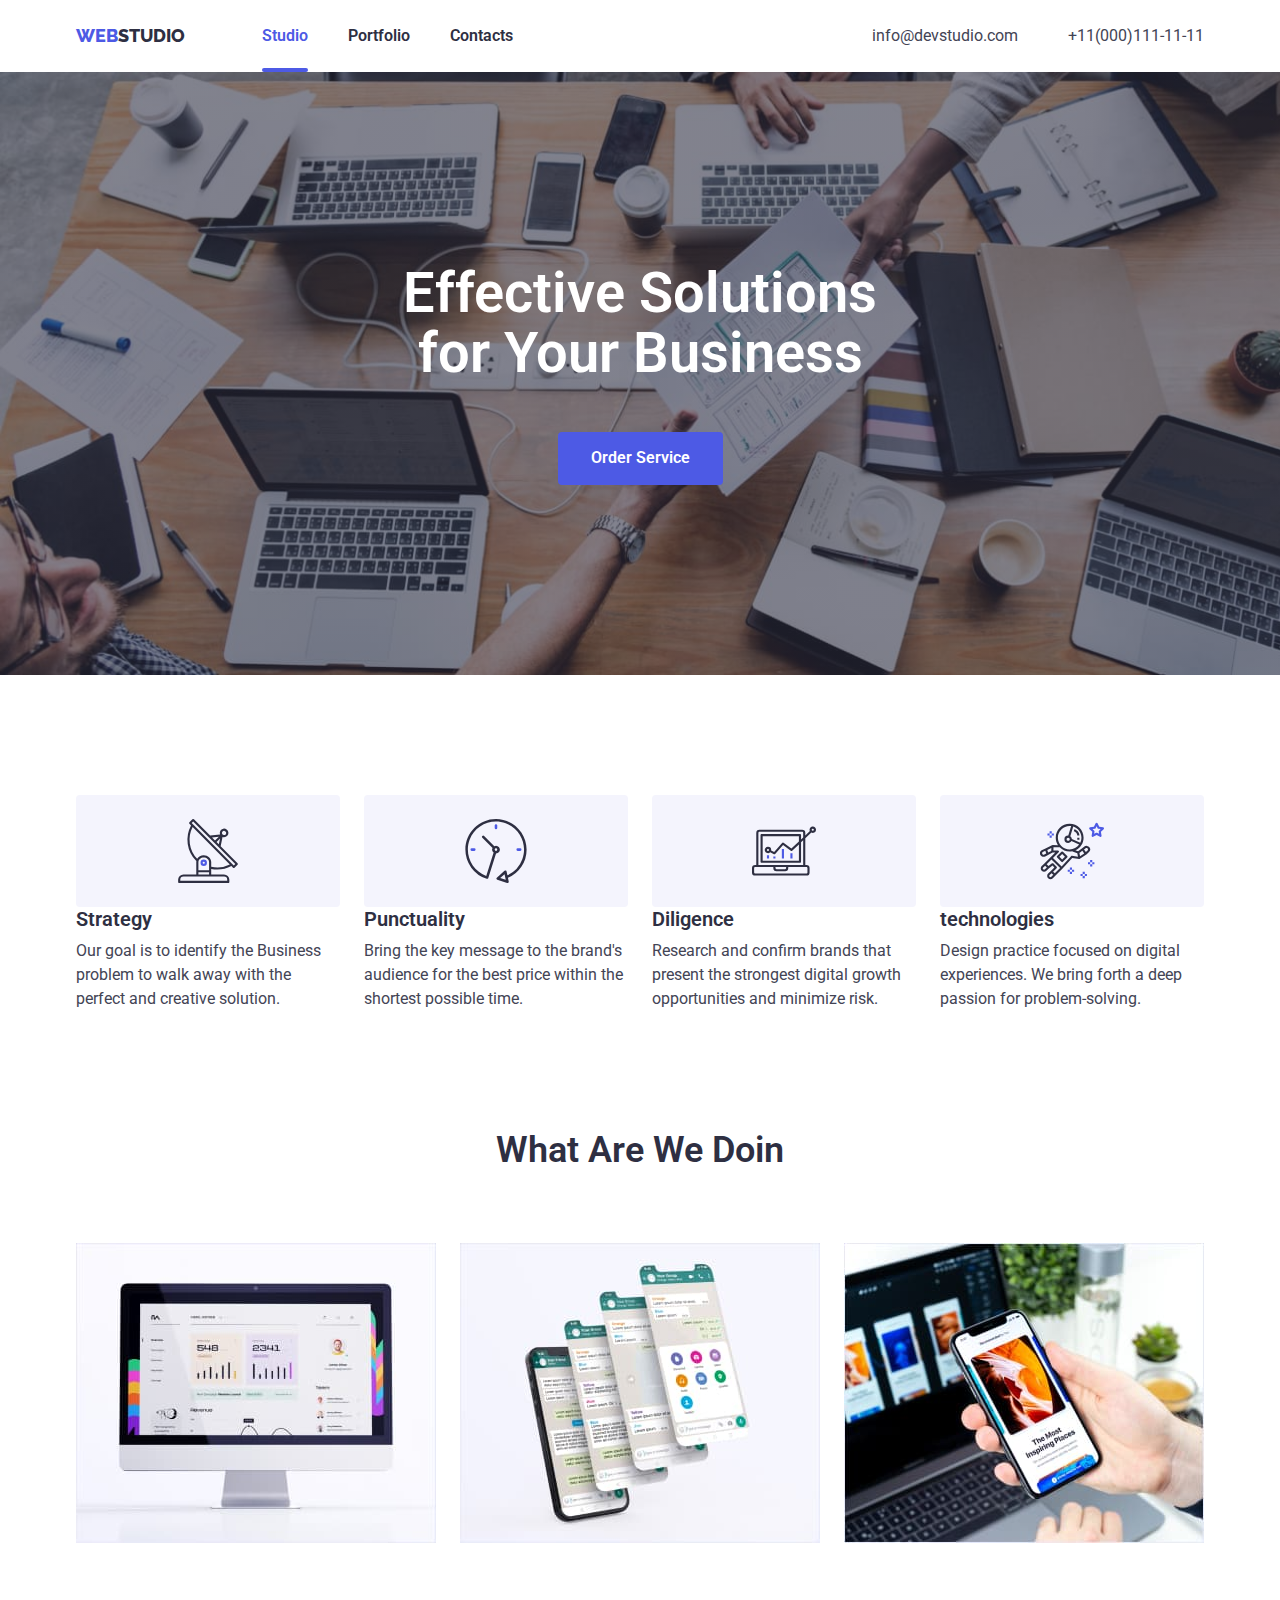
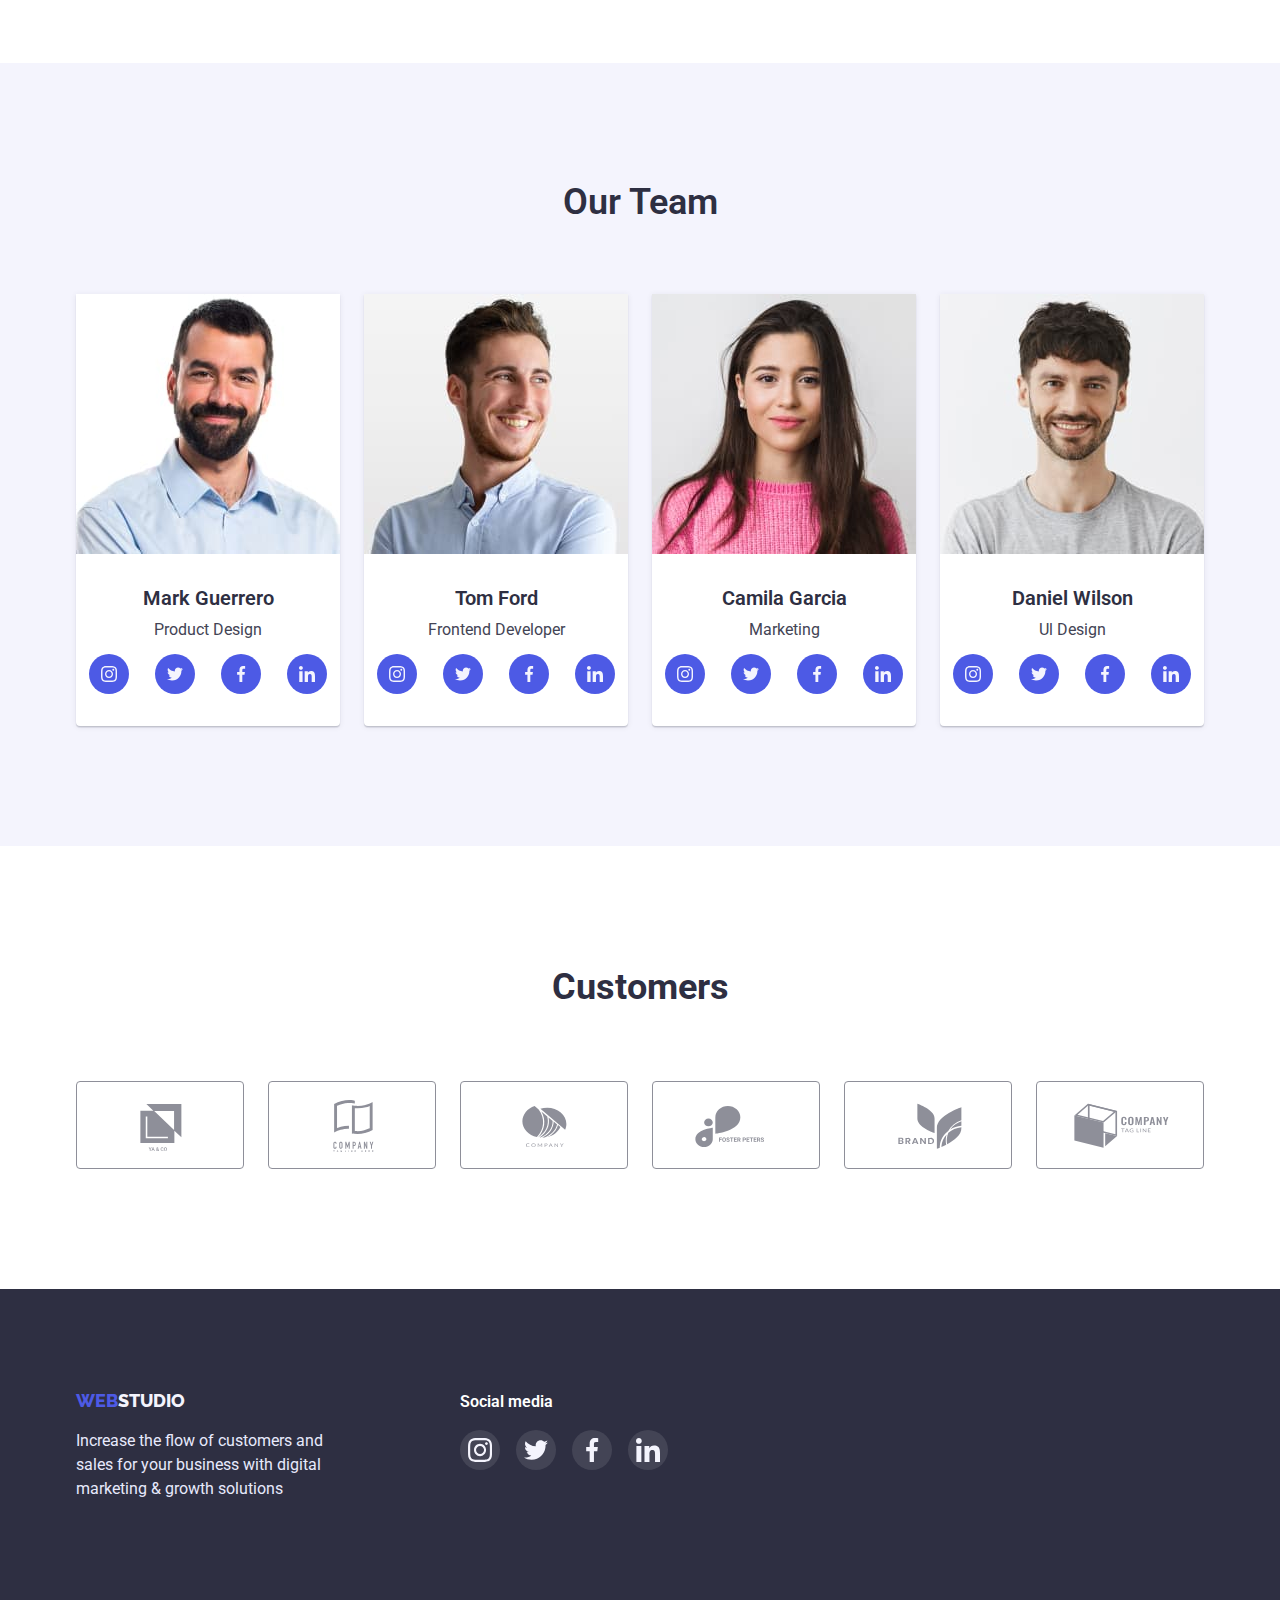
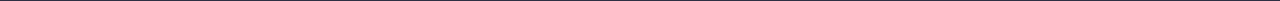
<file: index.html>
<!DOCTYPE html>
<html lang="en">
  <head>
    <meta charset="UTF-8" />
    <meta http-equiv="X-UA-Compatible" content="IE=edge" />
    <meta name="viewport" content="width=device-width, initial-scale=1.0" />
    <title>Document</title>
    <link rel="preconnect" href="https://fonts.googleapis.com" />
    <link rel="preconnect" href="https://fonts.gstatic.com" crossorigin />
    <link
      href="https://fonts.googleapis.com/css2?family=Raleway:wght@800&family=Roboto:wght@400;700&display=swap"
      rel="stylesheet"
    />
    <link
      rel="stylesheet"
      href="https://cdnjs.cloudflare.com/ajax/libs/modern-normalize/1.1.0/modern-normalize.min.css"
    />
    <link rel="stylesheet" href="./css/styles.css" />
  </head>

  <body>
    <header>
      <div class="container main-nav">
        <a href="" class="nav-logo"><span class="logo">Web</span><span class="logo2">studio</span></a>
        <nav class="cont-nav">
          <ul class="site-nav">
            <li class="item"><a href="#" class="link current">Studio</a></li>
            <li class="item"><a href="portfolio.html" class="link">Portfolio</a></li>
            <li class="item"><a href="" class="link">Contacts</a></li>
          </ul>
        </nav>
        <ul class="site-tell">
          <li class="item">
            <a href="mailto:info@devstudio.com" class="addres">info@devstudio.com</a>
          </li>
          <li class="item">
            <a href="tel:+110001111111" class="phone">+11(000)111-11-11</a>
          </li>
        </ul>
      </div>
    </header>

    <main>
      <section class="title-link">
        <div class="container">
          <h1 class="title">Effective Solutions for Your Business</h1>


          <button type="button" name="Order Service" class="btn" data-modal-open>Order Service</button>

          <div class="backdrop is-hidden" data-modal>
            <div class="modal">
              <button class="icon-close-model" data-modal-close>
                <svg class="icon-close">
                  <use href="./images/symbol-defs.svg#icon-close-black"></use>
                </svg>
              </button>
            </div>
          </div>





        </div>
      </section>
      <section class="section-text">
        <div class="container">
          <ul class="desk-text">
            <li class="actions icon-antenna">
              <h3 class="desk">Strategy</h3>
              <p>
                Our goal is to identify the Business problem to walk away with
                the perfect and creative solution.
              </p>
            </li>
            <li class="actions icon-clock">
              <h3 class="desk">Punctuality</h3>
              <p>
                Bring the key message to the brand's audience for the best price
                within the shortest possible time.
              </p>
            </li>
            <li class="actions icon-diagram">
              <h3 class="desk">Diligence</h3>
              <p>
                Research and confirm brands that present the strongest digital
                growth opportunities and minimize risk.
              </p>
            </li>
            <li class="actions icon-astro">
              <h3 class="desk">technologies</h3>
              <p>
                Design practice focused on digital experiences. We bring forth a
                deep passion for problem-solving.
              </p>
            </li>
          </ul>
        </div>
      </section>

      <section class="section-discription">
        <div class="container">
          <h2 class="caption">What Are We Doin</h2>
          <ul class="caption-foto">
            <li><img src="./images/foto1.jpg" alt="komp" width="360" /></li>
            <li><img src="./images/foto2.jpg" alt="tel" width="360" /></li>
            <li>
              <img src="./images/foto3.jpg" alt="technique" width="360" />
            </li>
          </ul>
        </div>
      </section>

      <section class="list">
        <div class="container">
          <h2 class="caption">Our Team</h2>
          <ul class="team-foto">
            <li class="text-foto">
              <img src="./images/foto4.jpg" alt="mark Guerrero" width="264" />
              <h3 class="desk">Mark Guerrero</h3>
              <p>Product Design</p>
              <ul class="social">
                <li>
                 <a href="" class="social-link">
                  <svg class="social-team-link">
                    <use href="./images/symbol-defs.svg#icon-instagram"></use>
                  </svg>
                 </a>
                </li>
                <li>
                 <a href="" class="social-link">
                  <svg class="social-team-link">
                    <use href="./images/symbol-defs.svg#icon-twitter"></use>
                  </svg>
                 </a>
                </li>
                <li>
                 <a href="" class="social-link">
                  <svg class="social-team-link">
                    <use href="./images/symbol-defs.svg#icon-facebook"></use>
                  </svg>
                 </a>
                </li>
                <li> 
                 <a href="" class="social-link">
                  <svg class="social-team-link">
                    <use href="./images/symbol-defs.svg#icon-linkedin"></use>
                  </svg>
                 </a>
                </li> 
              </ul>
            </li>  
            <li class="text-foto">
              <img src="./images/foto5.jpg" alt="tom ford" width="264" />
              <h3 class="desk">Tom Ford</h3>
              <p>Frontend Developer</p>
              <ul class="social">
                <li>
                 <a href="" class="social-link">
                  <svg class="social-team-link">
                    <use href="./images/symbol-defs.svg#icon-instagram"></use>
                  </svg>
                 </a>
                </li>
                <li> 
                 <a href="" class="social-link">
                  <svg class="social-team-link">
                    <use href="./images/symbol-defs.svg#icon-twitter"></use>
                  </svg>
                 </a>
                </li>
                <li>
                 <a href="" class="social-link">
                  <svg class="social-team-link">
                    <use href="./images/symbol-defs.svg#icon-facebook"></use>
                  </svg>
                 </a>
                </li>
                <li>
                 <a href="" class="social-link">
                  <svg class="social-team-link">
                    <use href="./images/symbol-defs.svg#icon-linkedin"></use>
                  </svg>
                 </a>
                </li> 
              </ul>
            </li>
            <li class="text-foto">
              <img src="./images/foto6.jpg" alt="Camila Garcia" width="264" />
              <h3 class="desk">Camila Garcia</h3>
              <p>Marketing</p>
              <ul class="social">
                <li>
                 <a href="" class="social-link">
                  <svg class="social-team-link">
                    <use href="./images/symbol-defs.svg#icon-instagram"></use>
                  </svg>
                 </a>
                </li>
                <li>
                 <a href="" class="social-link">
                  <svg class="social-team-link">
                    <use href="./images/symbol-defs.svg#icon-twitter"></use>
                  </svg>
                 </a>
                </li>
                <li>
                 <a href="" class="social-link">
                  <svg class="social-team-link">
                    <use href="./images/symbol-defs.svg#icon-facebook"></use>
                  </svg>
                 </a>
                </li>
                <li>
                 <a href="" class="social-link">
                  <svg class="social-team-link">
                    <use href="./images/symbol-defs.svg#icon-linkedin"></use>
                  </svg>
                 </a>
                </li>
              </ul>
            </li>
            <li class="text-foto">
              <img src="./images/foto7.jpg" alt="Daniel Wilson" width="264" />
              <h3 class="desk">Daniel Wilson</h3>
              <p>Ul Design</p>
              <ul class="social">
                <li>
                 <a href="" class="social-link">
                  <svg class="social-team-link">
                    <use href="./images/symbol-defs.svg#icon-instagram"></use>
                  </svg>
                 </a>
                </li>
                <li>
                 <a href="" class="social-link">
                  <svg class="social-team-link">
                    <use href="./images/symbol-defs.svg#icon-twitter"></use>
                  </svg>
                 </a>
                </li>
                <li>
                 <a href="" class="social-link">
                  <svg class="social-team-link">
                    <use href="./images/symbol-defs.svg#icon-facebook"></use>
                  </svg>
                 </a>
                </li>
                <li>
                 <a href="" class="social-link">
                  <svg class="social-team-link">
                    <use href="./images/symbol-defs.svg#icon-linkedin"></use>
                  </svg>
                 </a>
                </li>
              </ul>
            </li>
          </ul>
        </div>
      </section>

      <section class="container section-custo">
        <h2 class="custo-title">Customers</h2>
        <ul class="custo">
          <li>
            <a href="#" class="link-custo">
              <svg class="link-custo-icon">
                <use href="./images/symbol-defs.svg#icon-Logo1"></use>
              </svg>
            </a>
          </li>
          <li>
            <a href="#" class="link-custo">
              <svg class="link-custo-icon">
                <use href="./images/symbol-defs.svg#icon-Logo2"></use>
              </svg>
            </a>
          </li>
          <li>
            <a href="#" class="link-custo">
              <svg class="link-custo-icon">
                <use href="./images/symbol-defs.svg#icon-Logo3"></use>
              </svg>
            </a>
          </li>
          <li>
            <a href="#" class="link-custo">
              <svg class="link-custo-icon">
                <use href="./images/symbol-defs.svg#icon-Logo4"></use>
              </svg>
            </a>
          </li>
          <li>
            <a href="#" class="link-custo">
              <svg class="link-custo-icon">
                <use href="./images/symbol-defs.svg#icon-Logo5"></use>
              </svg>
            </a>
          </li>
          <li>
            <a href="#" class="link-custo">
              <svg class="link-custo-icon">
                <use href="./images/symbol-defs.svg#icon-Logo6"></use>
              </svg>
            </a>
          </li>          
        </ul>
      </section>
    </main>


    <footer class="foot">
      <div class="container foot-content">
        <div>
         <a href=""><span class="logo">Web</span><span class="logo3">studio</span></a>
          <p class="pfoot">
          Increase the flow of customers and sales for your business with
          digital marketing & growth solutions
          </p>
        </div>

        <div class="cell-foot">
          <h3 class="title-foot">Social media</h3>
          <ul class="social-foot">
           <li>
            <a href="" class="social-footlink">
             <svg class="foot-link">
              <use href="./images/symbol-defs.svg#icon-instagram"></use>
             </svg>
            </a>
           </li>
           <li>
            <a href="" class="social-footlink">
             <svg class="foot-link">
              <use href="./images/symbol-defs.svg#icon-twitter"></use>
             </svg>
            </a>
           </li>
           <li>
            <a href="" class="social-footlink">
             <svg class="foot-link">
              <use href="./images/symbol-defs.svg#icon-facebook"></use>
             </svg>
            </a>
           </li>
           <li>
            <a href="" class="social-footlink">
             <svg class="foot-link">
              <use href="./images/symbol-defs.svg#icon-linkedin"></use>
             </svg>
            </a>
           </li>
          </ul>
        </div>

      </div>
    </footer>
    <script src="./js/model.js"></script>
  </body>
</html>
</file>
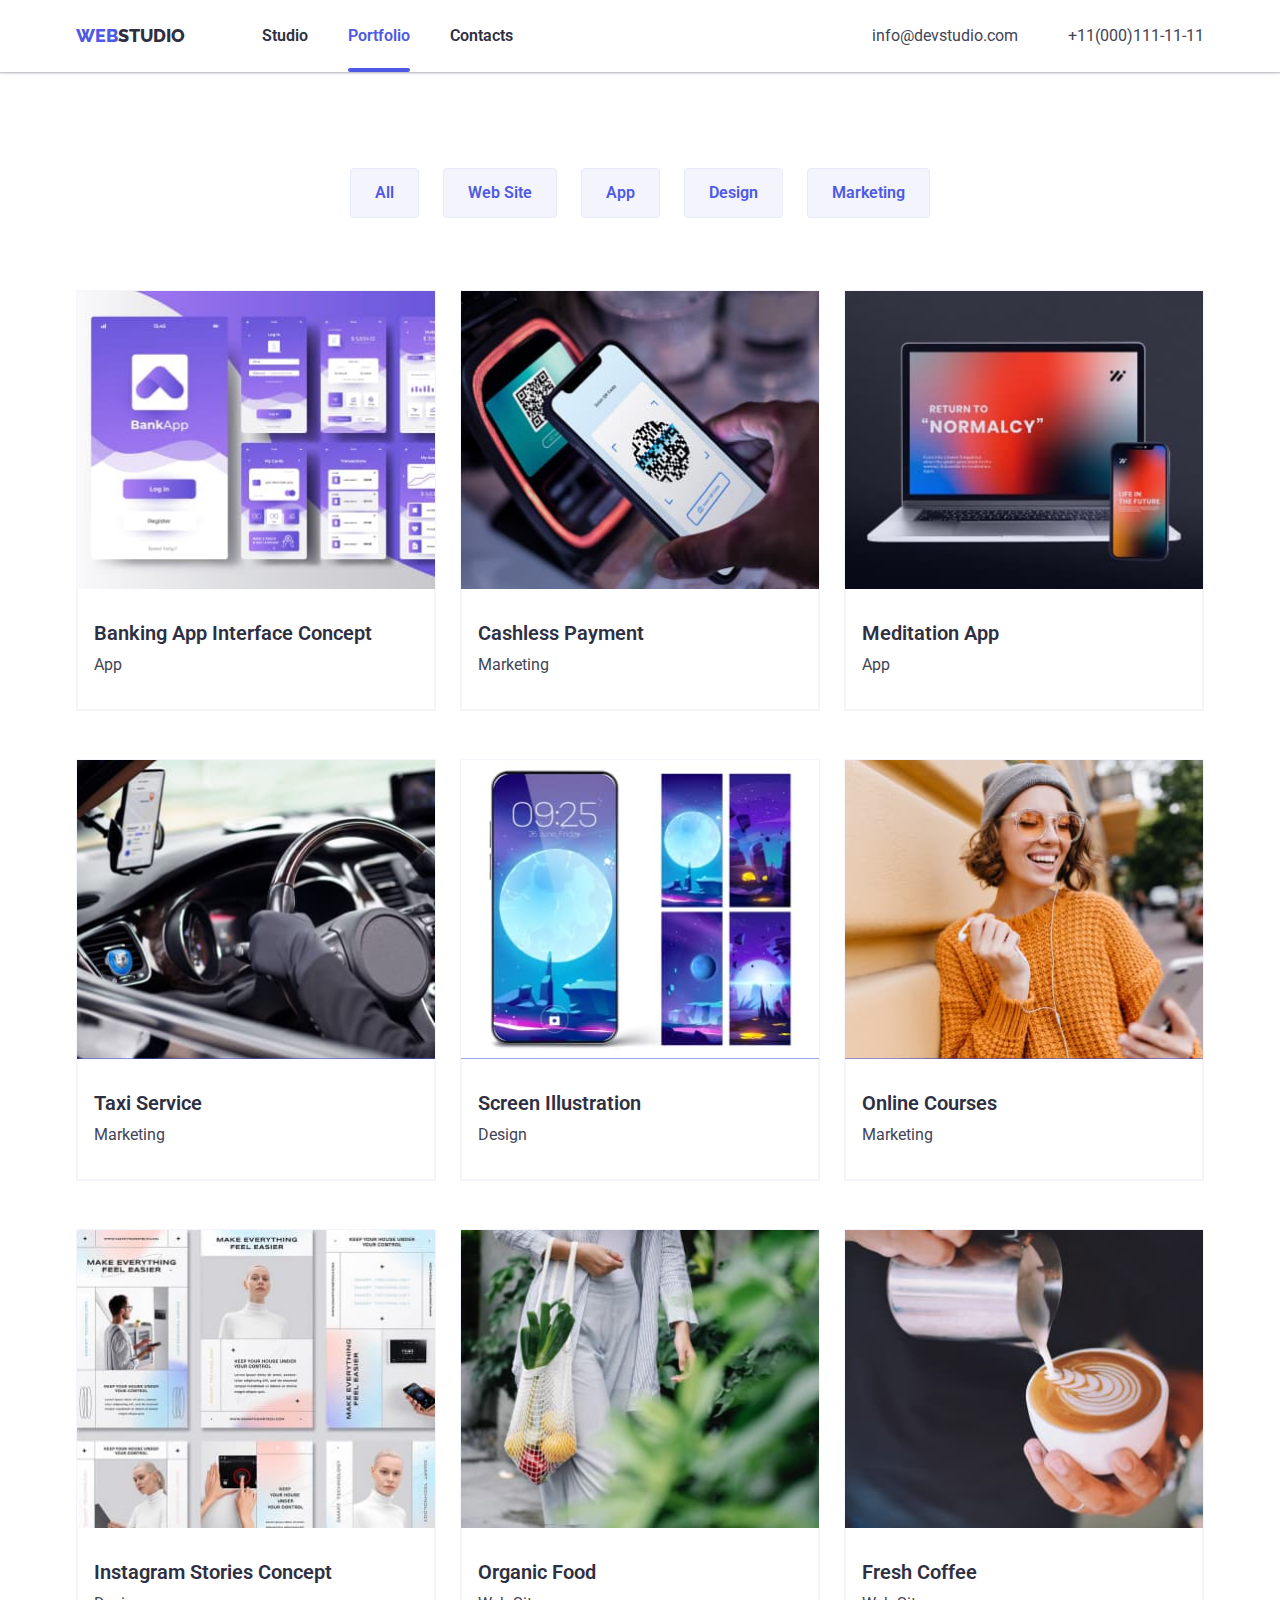
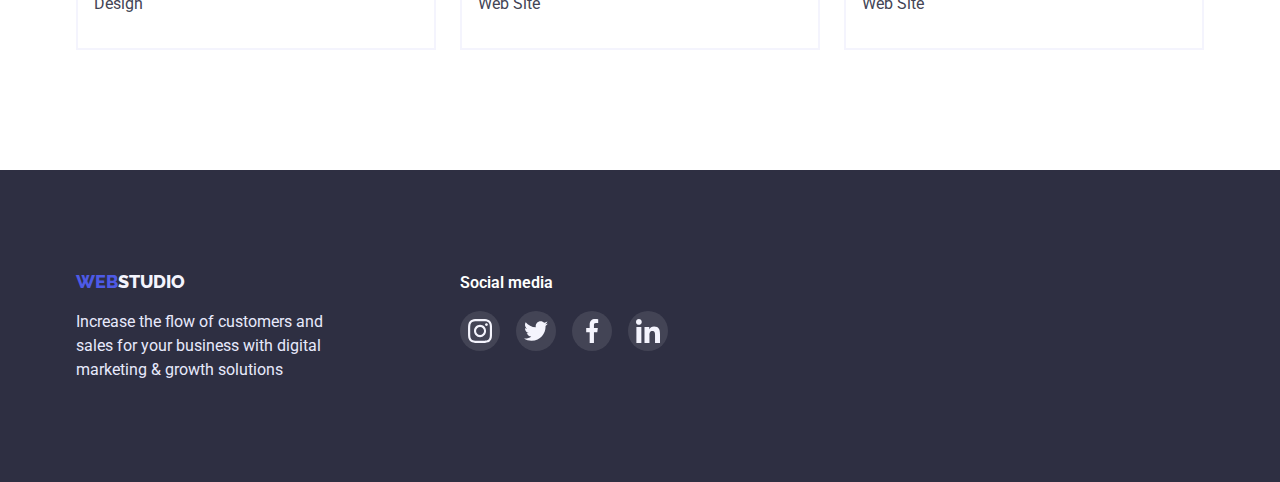
<file: portfolio.html>
<!DOCTYPE html>
<html lang="en">

<head>
    <meta charset="UTF-8" />
    <meta http-equiv="X-UA-Compatible" content="IE=edge" />
    <meta name="viewport" content="width=device-width, initial-scale=1.0" />
    <title>Document</title>
    <link rel="preconnect" href="https://fonts.googleapis.com">
    <link rel="preconnect" href="https://fonts.gstatic.com" crossorigin>
    <link href="https://fonts.googleapis.com/css2?family=Raleway:wght@800&family=Roboto:wght@400;700&display=swap"
        rel="stylesheet">
    <link rel="stylesheet"
        href="https://cdnjs.cloudflare.com/ajax/libs/modern-normalize/1.1.0/modern-normalize.min.css">
    <link rel="stylesheet" href="./css/styles.css" />
</head>

<body>
    <header>
        <div class="container main-nav">
            <a href="" class="nav-logo"><span class="logo">Web</span><span class="logo2">studio</span></a>
            <nav class="cont-nav">
                <ul class="site-nav">
                    <li class="item"><a href="./index.html" class="link">Studio</a></li>
                    <li class="item"><a href="" class="link current">Portfolio</a></li>
                    <li class="item"><a href="" class="link">Contacts</a></li>
                </ul>
            </nav>
            <ul class="site-tell">
                <li class="item">
                <a href="mailto:info@devstudio.com" class="addres">info@devstudio.com</a>
                </li>
                <li class="item">
                    <a href="tel:+110001111111" class="phone">+11(000)111-11-11</a>
            </li>
            </ul>
        </div>
    </header>
    <main>
            <section class="section-portfolio">
                <div class="container">
                <ul class="ul-btn">
                    <li><button type="button" name="All" class="btn-text">All</button></li>
                    <li><button type="button" name="Web Site" class="btn-text">Web Site</button></li>
                    <li><button type="button" name="App" class="btn-text">App</button></li>
                    <li><button type="button" name="Design" class="btn-text">Design</button></li>
                    <li><button type="button" name="Marketing" class="btn-text">Marketing</button></li>
                </ul>
                <ul class="project-card">
                    <li class="li-foto">
                        <div class="over">
                             <img src="./images/foto8.jpg" alt="banking" width="360">
                              <div class="over-section">
                                <p class="li-foto-text">14 Stylish and User-Friendly App Design Concepts · Task Manager App · Calorie Tracker App ·Exotic Fruit Ecommerce App ·Cloud Storage App</p>
                              </div>
                        </div>
                        <div class="card-desk">
                         <h3 class="desk">Banking App Interface Concept</h3>
                         <p>App</p>
                        </div>
                    </li>
                    <li class="li-foto">
                        <div class="over">
                            <img src="./images/foto9.jpg" alt="cashless" width="360">
                            <div class="over-section">
                                <p class="li-foto-text">14 Stylish and User-Friendly App Design Concepts · Task Manager App · Calorie Tracker App ·Exotic Fruit Ecommerce App ·Cloud Storage App</p>
                            </div>
                        </div>
                        <div class="card-desk">
                        <h3 class="desk">Cashless Payment</h3>
                        <p>Marketing</p>
                        </div>
                    </li>
                    <li class="li-foto">
                        <div class="over">
                            <img src="./images/foto10.jpg" alt="Meditation" width="360">
                            <div class="over-section">
                                <p class="li-foto-text">14 Stylish and User-Friendly App Design Concepts · Task Manager App · Calorie Tracker App ·Exotic Fruit Ecommerce App ·Cloud Storage App</p>
                            </div>
                        </div>
                        <div class="card-desk">
                        <h3 class="desk">Meditation App</h3>
                        <p>App</p>
                        </div>
                    </li>

                    <li class="li-foto">
                        <div class="over">
                            <img src="./images/foto11.jpg" alt="taxi" width="360">
                            <div class="over-section">
                                <p class="li-foto-text">14 Stylish and User-Friendly App Design Concepts · Task Manager App · Calorie Tracker App ·Exotic Fruit Ecommerce App ·Cloud Storage App</p>
                            </div>
                        </div>
                        <div class="card-desk">
                        <h3 class="desk">Taxi Service</h3>
                        <p>Marketing</p>
                        </div>
                    </li>
                    <li class="li-foto">
                        <div class="over">
                            <img src="./images/foto12.jpg" alt="Illustration" width="360">
                            <div class="over-section">
                                <p class="li-foto-text">14 Stylish and User-Friendly App Design Concepts · Task Manager App · Calorie Tracker App ·Exotic Fruit Ecommerce App ·Cloud Storage App</p>
                            </div>
                        </div>
                        <div class="card-desk">
                        <h3 class="desk">Screen Illustration</h3>
                        <p>Design</p>
                        </div>
                    </li>
                    <li class="li-foto">
                        <div class="over">
                            <img src="./images/foto13.jpg" alt="Courses" width="360">
                            <div class="over-section">
                                <p class="li-foto-text">14 Stylish and User-Friendly App Design Concepts · Task Manager App · Calorie Tracker App ·Exotic Fruit Ecommerce App ·Cloud Storage App</p>
                            </div>
                        </div>
                        <div class="card-desk">
                        <h3 class="desk">Online Courses</h3>
                        <p>Marketing</p>
                        </div>
                    </li>

                    <li class="li-foto">
                        <div class="over">
                            <img src="./images/foto14.jpg" alt="Instagram" width="360">
                            <div class="over-section">
                                <p class="li-foto-text">14 Stylish and User-Friendly App Design Concepts · Task Manager App · Calorie Tracker App ·Exotic Fruit Ecommerce App ·Cloud Storage App</p>
                            </div>
                        </div>
                        <div class="card-desk">
                        <h3 class="desk">Instagram Stories Concept</h3>
                        <p>Design</p>
                        </div>
                    </li>
                    <li class="li-foto">
                        <div class="over">
                            <img src="./images/foto15.jpg" alt="food" width="360">
                            <div class="over-section">
                                <p class="li-foto-text">14 Stylish and User-Friendly App Design Concepts · Task Manager App · Calorie Tracker App ·Exotic Fruit Ecommerce App ·Cloud Storage App</p>
                            </div>
                        </div>
                        <div class="card-desk">
                        <h3 class="desk">Organic Food</h3>
                        <p>Web Site</p>
                        </div>
                    </li>
                    <li class="li-foto">
                        <div class="over">
                            <img src="./images/foto16.jpg" alt="Coffee" width="360">
                            <div class="over-section">
                                <p class="li-foto-text">14 Stylish and User-Friendly App Design Concepts · Task Manager App · Calorie Tracker App ·Exotic Fruit Ecommerce App ·Cloud Storage App</p>
                            </div>
                        </div>
                        <div class="card-desk">
                        <h3 class="desk">Fresh Coffee</h3>
                        <p>Web Site</p>
                        </div>
                </div>
            </section>
        </main>

        
    <footer class="foot">
        <div class="container foot-content">
            <div>
                <a href=""><span class="logo">Web</span><span class="logo3">studio</span></a>
                <p class="pfoot">
                    Increase the flow of customers and sales for your business with
                    digital marketing & growth solutions
                </p>
            </div>
    
            <div class="cell-foot">
                <h3 class="title-foot">Social media</h3>
                <ul class="social-foot">
                    <li>
                        <a href="" class="social-footlink">
                            <svg class="foot-link">
                                <use href="./images/symbol-defs.svg#icon-instagram"></use>
                            </svg>
                        </a>
                    </li>
                    <li>
                        <a href="" class="social-footlink">
                            <svg class="foot-link">
                                <use href="./images/symbol-defs.svg#icon-twitter"></use>
                            </svg>
                        </a>
                    </li>
                    <li>
                        <a href="" class="social-footlink">
                            <svg class="foot-link">
                                <use href="./images/symbol-defs.svg#icon-facebook"></use>
                            </svg>
                        </a>
                    </li>
                    <li>
                        <a href="" class="social-footlink">
                            <svg class="foot-link">
                                <use href="./images/symbol-defs.svg#icon-linkedin"></use>
                            </svg>
                        </a>
                    </li>
                </ul>
            </div>
    
        </div>
    </footer>
   
</body>

</html>
</file>
<file: css/styles.css>
body {
  color: var(--text-color);
  background-color: var(--white);
  font-family: "Roboto", sans-serif;
}
html {
  box-sizing: border-box;
}

*,
*::before,
*::after {
  box-sizing: inherit;
}


ul {
  list-style: none;
  padding: 0;
  margin: 0;
}

a {
  text-decoration: none;
  
}

img {
  display: block;
  max-width: 100%;
  height: auto;
}
header {
  box-shadow: 0px 2px 1px rgba(46, 47, 66, 0.08), 0px 1px 1px rgba(46, 47, 66, 0.16), 0px 1px 6px rgba(46, 47, 66, 0.08);
}

:root {
  --text-color: #2e2f42;
  --fon-color: #e5e5e5;
  --navy-blue: #4d5ae5;
  --slate: #434455;
  --cloud: #f4f4fd;
  --white: #ffffff;
  --blue: #404bbf;
  --corn: #e7e9fc;
}

.container {
  width: 1158px;
  padding-left: 15px;
  padding-right: 15px;
  margin: 0 auto;
}


.link {
  color: var(--text-color);
  font-weight: 600;
  font-size: 16px;
  line-height: 1.5;
  transition: color 250ms cubic-bezier(0.4, 0, 0.2, 1);
}

.link:hover,
.link:focus {
  color: var(--slate);
}

.link:active {
  color: var(--navy-blue);
}
.item {
  position: relative;
}
.current {
  color: var(--navy-blue);
  font-weight: 600;
  font-size: 16px;
  line-height: 1.5;
}
.current::after {
  content: "";
  position: absolute;
  left: 0;
  bottom: -24px;
  display: block;
  width: 100%;
  height: 4px;
  background-color: var(--navy-blue);
  border-radius: 2px;
}



.nav-logo {
  padding: 24px 0;
}

.logo {
  color: var(--navy-blue);
  font-family: "Raleway", sans-serif;
  font-weight: 800;
  font-size: 18px;
  line-height: 1.33;
  text-transform: uppercase;
}

.logo2 {
  color: var(--text-color);
  font-family: "Raleway", sans-serif;
  font-weight: 800;
  font-size: 18px;
  line-height: 1.33;
  text-transform: uppercase;
}

.logo3 {
  color: var(--cloud);
  font-family: "Raleway", sans-serif;
  font-weight: 800;
  font-size: 18px;
  line-height: 1.33;
  text-transform: uppercase;
}

.addres {
  color: var(--slate);
  font-size: 16px;
  line-height: 1.5;
  
  transition: color 250ms cubic-bezier(0.4, 0, 0.2, 1);
}

.addres:active,
.addres:hover,
.addres:focus {
  color: var(--navy-blue);
}

.phone {
  color: var(--slate);
  font-size: 16px;
  line-height: 1.5;
  margin-left: 10px;
  transition: color 250ms cubic-bezier(0.4, 0, 0.2, 1);
}

.phone:active,
.phone:hover,
.phone:focus {
  color: var(--navy-blue);
}

.title {
  max-width: 505px;
  margin: 0 auto;
  color: var(--white);
  font-weight: 600;
  font-size: 56px;
  line-height: 1.07;
  margin-top: 0;
  margin-bottom: 48px;
  text-align: center;
}

.btn {
  color: var(--white);
  font-weight: 600;
  font-size: 16px;
  line-height: 1.18;
  background-color: var(--navy-blue);
  border-radius: 4px;
  cursor: pointer;
  border: 1px solid transparent;
  padding: 16px 32px;

  transition: box-shadow 250ms cubic-bezier(0.4, 0, 0.2, 1);
}

.btn:hover {
  background-color: var(--navy-blue);
  box-shadow: 0px 4px 4px rgba(0, 0, 0, 0.15);
}
.btn:focus {
  background-color: var(--navy-blue);
  box-shadow: 0px 1px 6px rgba(46, 47, 66, 0.08), 0px 1px 1px rgba(46, 47, 66, 0.16), 0px 2px 1px rgba(46, 47, 66, 0.08);
}

.btn:active {
  background-color: var(--blue);
  box-shadow: 0px 4px 4px rgba(0, 0, 0, 0.15);
}

.title-link {
  background-color: var(--text-color);
  text-align: center;
  padding: 192px 0;
  background-image: linear-gradient(rgba(46, 47, 66, 0.6), rgba(46, 47, 66, 0.6)), url(../images/office.jpg);
  max-width: 1440px;
  height: 603px;
  margin-left: auto;
  margin-right: auto;
  background-repeat: no-repeat;
  background-size: cover;
 
}

p {
  color: var(--slate);
  font-size: 16px;
  line-height: 1.5;
  margin: 0;
  
}

.list {
  background-color: var(--cloud);
  padding-top: 120px;
  padding-bottom: 120px;
}


.btn-text {
  color: var(--navy-blue);
  background-color: var(--cloud);
  font-weight: 600;
  font-size: 16px;
  line-height: 1.5;
  border: 1px solid var(--corn);
  border-radius: 4px;
  cursor: pointer;
  display: inline-block;
  padding: 12px 24px;

  transition: color 250ms cubic-bezier(0.4, 0, 0.2, 1),
  background-color 250ms cubic-bezier(0.4, 0, 0.2, 1),
  box-shadow 250ms cubic-bezier(0.4, 0, 0.2, 1);
}

.btn-text:active,
.btn-text:focus {
  color: var(--white);
  background-color: var(--navy-blue);
  border: 1px solid var(--corn);
  border-radius: 4px;
  box-shadow: 0px 3px 1px rgba(0, 0, 0, 0.1), 0px 2px 1px rgba(0, 0, 0, 0.08), 0px 2px 2px rgba(0, 0, 0, 0.12);
}
.btn-text:hover {
  color: var(--white);
  background-color: var(--navy-blue);
  border: 1px solid transparent;
  border-radius: 4px;
  box-shadow: 0px 3px 1px rgba(0, 0, 0, 0.1), 0px 2px 1px rgba(0, 0, 0, 0.08), 0px 2px 2px rgba(0, 0, 0, 0.12);
}

.desk {
  font-weight: 600;
  font-size: 20px;
  line-height: 1.2;
  margin-top: 0;
  margin-bottom: 8px;

}


.icon {
  width: 60px;
  height: 60px;
}

.text-foto .desk {
  margin-top: 32px;
}

.caption {
  font-weight: 600;
  font-size: 36px;
  line-height: 1.1;
  margin-top: 0;
  margin-bottom: 72px;
  text-align: center;
  
}

.text-foto {
  background-color: #ffffff;
  border-radius: 0px 0px 4px 4px;
  text-align: center;
  width: 264px;
  padding-bottom: 32px;
  box-shadow: 0px 1px 6px rgba(46, 47, 66, 0.08), 0px 1px 1px rgba(46, 47, 66, 0.16), 0px 2px 1px rgba(46, 47, 66, 0.08);
}
.text-foto p {
  margin-bottom: 12px;
}


.section-discription {
  padding-top: 120px;
  padding-bottom: 120px;
}

.section-text {
  padding-top: 120px;
}

.section-portfolio {
  padding-top: 96px;
  padding-bottom: 120px;
 
}

.ul-btn {
  display: flex;
  justify-content: center;
  margin-bottom: 72px;
}

.ul-btn li:not(:last-child) {
  margin-right: 24px;
}

/*карточки*/

.li-foto {
  width: 360px;
  background-color: var(--white);
  margin-bottom: 48px;
  cursor: pointer;
  border: 0.5px solid var(--cloud);
  transition: box-shadow 250ms cubic-bezier(0.4, 0, 0.2, 1);
  position: relative;
}
.li-foto:hover{
  box-shadow: 0px 1px 6px rgba(46, 47, 66, 0.08);
}
.li-foto:nth-last-child(-n + 3) {
  margin-bottom: 0;
}
.over {
  position: relative;
  overflow: hidden;
}
.over-section {
  position: absolute;
  top: 0;
  left: 0;
  width: 100%;
  height: 100%;
  background-color: var(--navy-blue);
  transform: translateY(100%);
  transition: transform 250ms cubic-bezier(0.4, 0, 0.2, 1);
  opacity: 0.8;
}
.li-foto:hover .over-section {
  transform: translateY(0);
}
.li-foto:focus .over-section {
  transform: translateY(0);
}

.li-foto-text {
  position: absolute;
  width: 296px;
  height: 96px;
  top: 40px;
  left: 32px;

  color: var(--cloud);
  font-weight: 400;
  font-size: 16px;
  line-height: 1.5;

}


/*.project-card-foto {
  position: relative;
}
.project-card-foto::before {
  display: inline-block;
  position: absolute;
  content: "";
  width: 100%;
  height: 100%;
  background-color: var(--navy-blue);
  opacity: 0;
}
.project-card-foto:hover::before {
  opacity: 0.8;
}*/

.project-card {
  display: flex;
  flex-wrap: wrap;
  justify-content: space-between;
}
.card-desk {
  padding-top: 32px;
  padding-left: 16px;
  padding-bottom: 32px;
  border-left: 0.5px solid var(--cloud);
  border-bottom: 0.5px solid var(--cloud);
  border-right: 0.5px solid var(--cloud);

}

/*разметка flex*/

.cont-nav {
  margin-left: 77px;
}

.site-nav {
  display: flex;
}

.site-nav .item + .item {
  margin-left: 40px;
}

.site-tell {
  display: flex;
  margin-left: auto;
}

.site-tell .item + .item {
  margin-left: 40px;
}

.main-nav {
  display: flex;
  align-items: center;
  
}

.desk-text {
  display: flex;
}


.desk-text li {
  width: 264px;
  margin-right: 24px;
}

.desk-text li:last-child {
  margin: 0;
}

.caption-foto {
  display: flex;
  justify-content: space-between;
}

.team-foto {
  display: flex;
  justify-content: space-between;
}




.actions::before {
  display: block;
  content: "";
  width: 264px;
  height: 112px;
  background-color: rgba(244, 244, 253, 1);
  border-radius: 4px;
  background-repeat: no-repeat;
  background-position: center;
}
.icon-antenna::before {
  background-image: url(../images/antenna.svg);
}
.icon-clock::before {
  background-image: url(../images/clock.svg);
}
.icon-diagram::before {
  background-image: url(../images/diagram.svg);
}
.icon-astro::before {
  background-image: url(../images/astronaut.svg);
}


.social {
  display: flex;
  padding: 0;
  margin: 0;
  justify-content: space-around;
  align-items: center;
}
.social-link {
  display: flex;
  align-items: center;
  justify-content: center;
  width: 40px;
  height: 40px;
  color: var(--cloud);
  background-color: var(--navy-blue);
  fill: currentColor;
  border-radius: 50%;
  border: none;
  transition: background-color 250ms cubic-bezier(0.4, 0, 0.2, 1);
}
.social-team-link {
  width: 16px;
  height: 16px;
  text-align: center;
}
.social-link:hover,
.social-link:focus {
  background-color: var(--blue);
}


.custo {
  display: flex;
  justify-content: space-between;
}
.link-custo {
  display: flex;
  align-items: center;
  justify-content: center;
  width: 168px;
  height: 88px;
  color: #8E8F99;
  border: 1px solid #8E8F99;
  border-radius: 4px;
  fill: currentColor;

  transition: color 250ms cubic-bezier(0.4, 0, 0.2, 1),
  border 250ms cubic-bezier(0.4, 0, 0.2, 1);
}
.link-custo-icon {
  width: 104px;
  height: 56px;
  }


.link-custo:hover,
.link-custo:focus {
  color: var(--navy-blue);
  border: 1px solid var(--navy-blue);
}

.custo-title {
  font-weight: 700;
  font-size: 36px;
  line-height: 1.2;
  text-align: center;
  margin-bottom: 72px;
  margin-top: 0;
}
.section-custo {
  padding-top: 120px;
  padding-bottom: 120px;
 }





/*футер*/
.foot {
  background-color: var(--text-color);
  padding-top: 100px;
  padding-bottom: 100px;
}
.pfoot {
  color: var(--corn);
  font-size: 16px;
  line-height: 1.5;
  width: 264px;
  margin-top: 16px;
}

.social-foot {
  display: flex;
  padding: 0;
  margin: 0;
  justify-content: space-between;
  align-items: center;
  
}

.title-foot {
  font-weight: 600;
  font-size: 16px;
  line-height: 1.5;
  color: var(--white);
  padding-bottom: 16px;
  margin: 0;

}

.cell-foot {
  width: 208px;
  margin-left: 120px;
 
}
.foot-content {
  display: flex;
  align-items: baseline;
 
}

.social-footlink {
  display: flex;
  align-items: center;
  justify-content: center;
  width: 40px;
  height: 40px;
  color: var(--cloud);
  background-color: rgba(255, 255, 255, 0.1);
  fill: currentColor;
  border-radius: 50%;
  border: none;

  transition: background-color 250ms cubic-bezier(0.4, 0, 0.2, 1);
}
.social-footlink:hover,
.social-footlink:focus,
.social-footlink:active {
  color: var(--cloud);
  background-color: #31D0AA;
}
.foot-link {
  width: 24px;
  height: 24px;
  text-align: center;
}

/*модалка*/
.backdrop {
  position: fixed;
  top: 0;
  left: 0;
  width: 100%;
  height: 100%;
  background-color: rgba(46, 47, 66, 0.4);

  opacity: 1;
  transition: opacity 250ms cubic-bezier(0.4, 0, 0.2, 1);
}
.backdrop.is-hidden {
  opacity: 0;
  pointer-events: none;
}
.backdrop.is-hidden .modal {
  transform: scale(1.1) translate(-50%, -50%);
}
.modal {
  position: absolute;
  top: 50%;
  left: 50%;

  min-width: 408px;
  min-height: 576px;
  background: #FCFCFC;
  box-shadow: 0px 1px 1px rgba(0, 0, 0, 0.14), 0px 1px 3px rgba(0, 0, 0, 0.12), 0px 2px 1px rgba(0, 0, 0, 0.2);
  border-radius: 4px;

  transform: scale(1) translate(-50%, -50%);
  transition: transform 250ms cubic-bezier(0.4, 0, 0.2, 1);
}
.icon-close {
  width: 8px;
  height: 8px;
  color: #000000;
}
.icon-close-model {
  display: flex;
  justify-content: center;
  align-items: center;
  width: 24px;
  height: 24px;
  border-radius: 50%;
  border: 1px solid rgba(0, 0, 0, 0.1);
  background-color: #E7E9FC;
  position: absolute;
  top: 24px;
  right: 24px;
  cursor: pointer;
}
</file>
